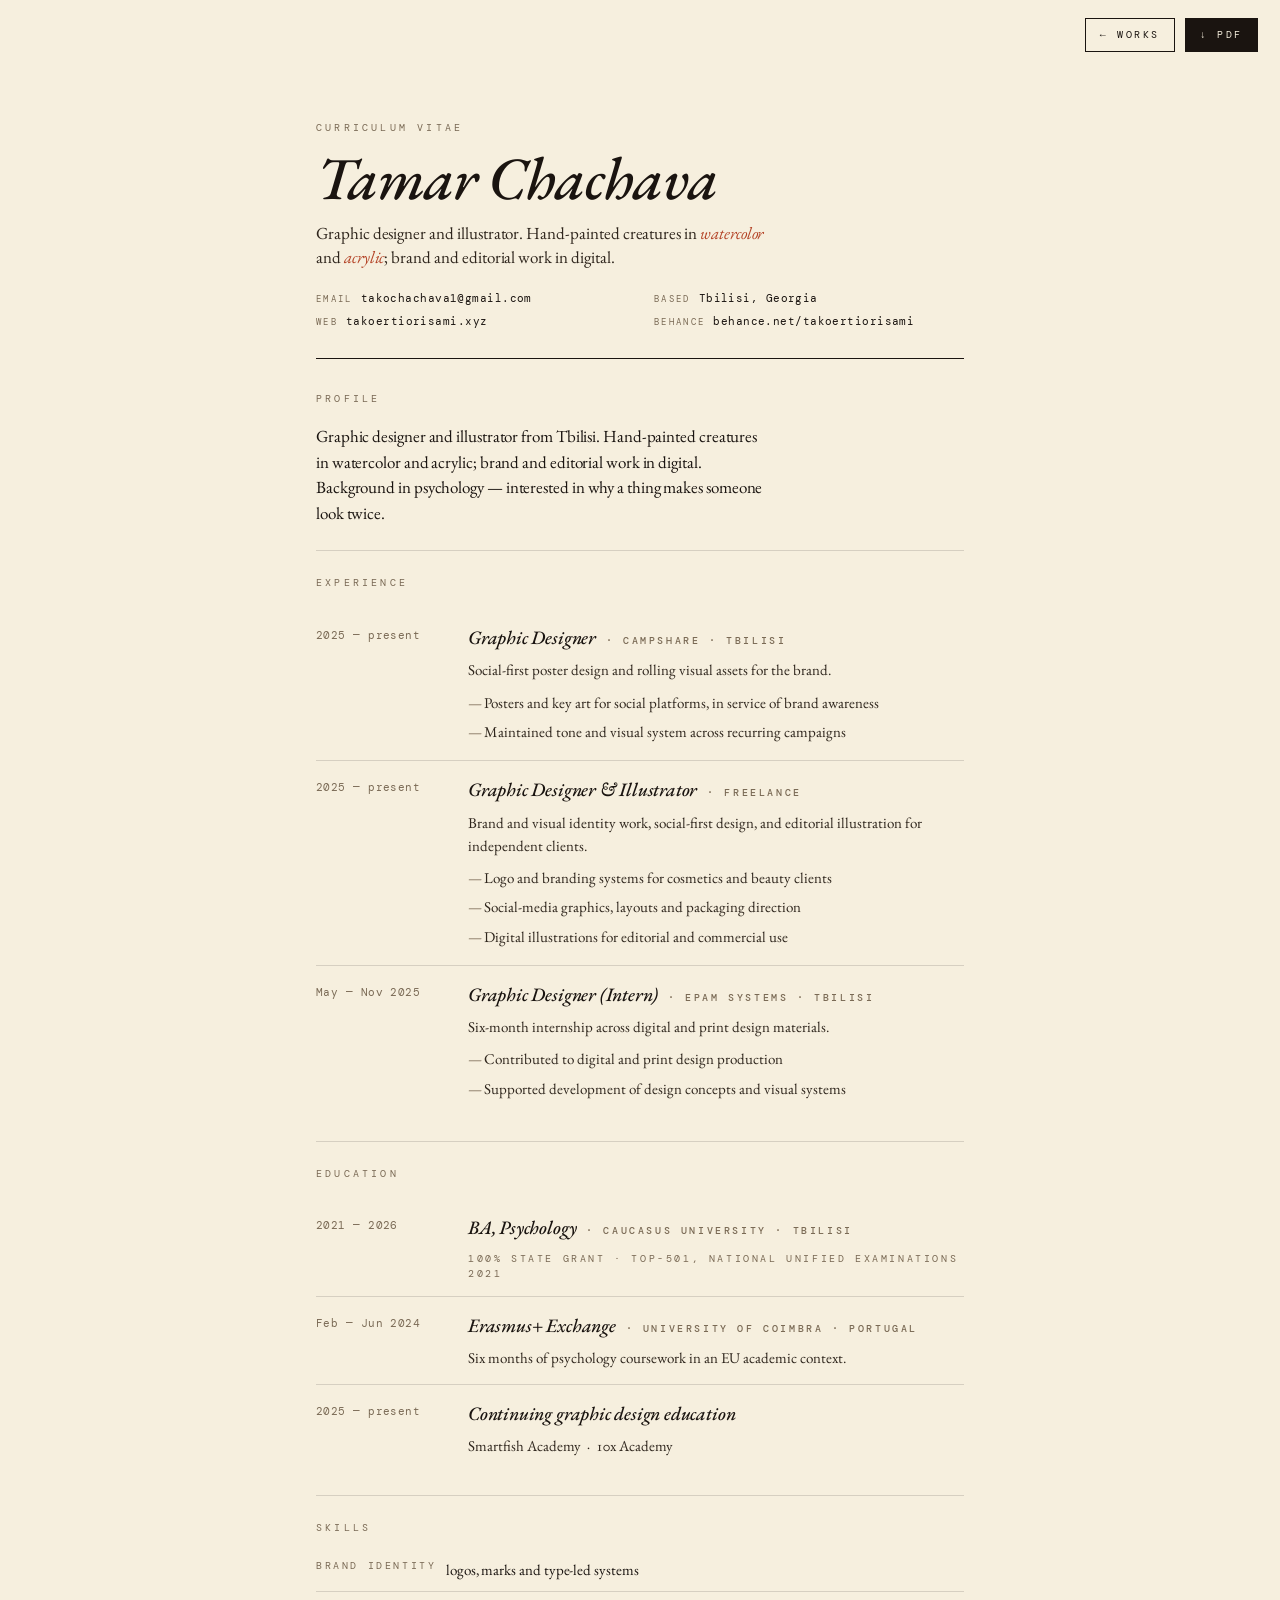
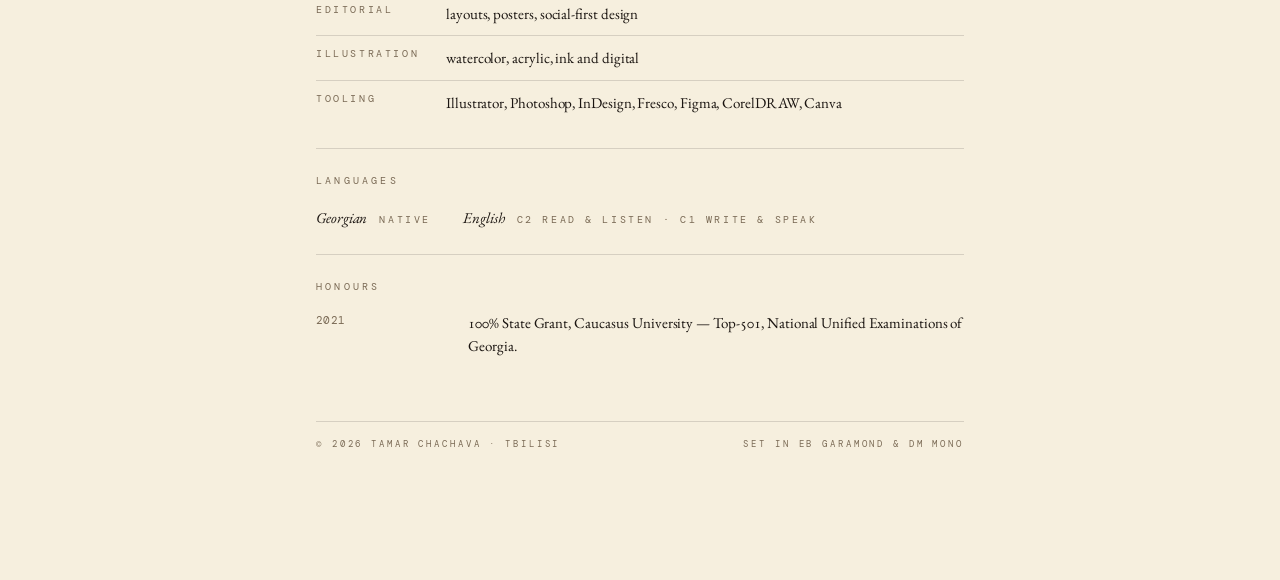
<file: cv.html>
<!doctype html>
<html lang="en">
<head>
  <meta charset="utf-8" />
  <meta name="viewport" content="width=device-width, initial-scale=1" />

  <title>Tamar Chachava — CV · Graphic designer & illustrator</title>
  <meta name="description" content="Curriculum vitae for Tamar Chachava — graphic designer and illustrator based in Tbilisi, Georgia." />
  <meta name="author" content="Tamar Chachava" />
  <link rel="canonical" href="https://takoertiorisami.xyz/cv.html" />

  <meta property="og:title" content="CV — Tamar Chachava" />
  <meta property="og:description" content="Graphic designer & illustrator from Tbilisi, Georgia." />
  <meta property="og:type" content="profile" />
  <meta property="og:url" content="https://takoertiorisami.xyz/cv.html" />

  <script type="application/ld+json">
  {
    "@context": "https://schema.org",
    "@type": "Person",
    "name": "Tamar Chachava",
    "givenName": "Tamar",
    "familyName": "Chachava",
    "additionalName": "Tako",
    "alternateName": ["Tako", "Tako Chachava", "თამარ ჩაჩავა", "თაკო ჩაჩავა", "თაკო ერთიორისამი", "Tako Ertiorisami", "Chachava Tamar"],
    "jobTitle": ["Graphic Designer", "Illustrator", "Artist"],
    "description": "Graphic designer and illustrator from Tbilisi, Georgia. Hand-painted creatures in watercolor and acrylic; brand and editorial work in digital.",
    "url": "https://takoertiorisami.xyz/cv.html",
    "email": "mailto:takochachava1@gmail.com",
    "nationality": { "@type": "Country", "name": "Georgia" },
    "homeLocation": { "@type": "Place", "name": "Tbilisi, Georgia" },
    "alumniOf": [
      { "@type": "CollegeOrUniversity", "name": "Caucasus University" },
      { "@type": "CollegeOrUniversity", "name": "University of Coimbra" }
    ],
    "worksFor": [
      { "@type": "Organization", "name": "Campshare" }
    ],
    "knowsLanguage": ["ka", "en"],
    "knowsAbout": ["graphic design", "illustration", "brand identity", "watercolor", "acrylic", "character design", "editorial design"],
    "identifier": [
      { "@type": "PropertyValue", "propertyID": "Wikidata", "value": "Q139564786" }
    ],
    "sameAs": [
      "https://www.wikidata.org/wiki/Q139564786",
      "https://www.behance.net/takoertiorisami",
      "https://takoertiorisami.xyz/",
      "https://takoertiorisami.xyz/about.html"
    ]
  }
  </script>

  <link rel="icon" type="image/svg+xml" href="assets/favicon.svg?v=20260511" />
  <link rel="preconnect" href="https://fonts.googleapis.com" />
  <link rel="preconnect" href="https://fonts.gstatic.com" crossorigin />
  <link href="https://fonts.googleapis.com/css2?family=EB+Garamond:ital,wght@0,400;0,500;0,600;1,400;1,500&family=DM+Mono:wght@300;400;500&display=swap" rel="stylesheet" />

  <style>
    /* ── tokens ── */
    :root {
      --paper:    #f6efde;
      --paper-2:  #efe6cd;
      --ink:      #1a1410;
      --ink-2:    #2f261d;
      --ink-3:    #50402f;
      --ink-mute: #7a6a55;
      --accent:   #b34225;
      --rule:     rgba(26, 20, 16, .14);

      --serif: "EB Garamond", "Times New Roman", serif;
      --mono:  "DM Mono", "Courier New", monospace;
    }

    /* ── reset ── */
    *, *::before, *::after { box-sizing: border-box; margin: 0; padding: 0; }
    html { -webkit-text-size-adjust: 100%; }
    a { color: inherit; text-decoration: none; }
    a:hover { color: var(--accent); }

    /* ── base ── */
    body {
      font-family: var(--serif);
      color: var(--ink);
      background: var(--paper);
      font-size: 15px;
      line-height: 1.55;
      font-feature-settings: "kern", "liga", "onum";
      -webkit-font-smoothing: antialiased;
      text-rendering: optimizeLegibility;
      padding: 56px 28px;
      min-height: 100vh;
    }
    ::selection { background: var(--ink); color: var(--paper); }

    /* ── page ── */
    .page {
      position: relative;
      max-width: 760px;
      margin: 0 auto;
      padding: 64px 56px 72px;
      background: var(--paper);
    }

    /* ── floating actions (hidden on print) ── */
    .actions {
      position: fixed;
      top: 18px; right: 22px;
      display: flex; gap: 10px;
      z-index: 50;
    }
    .actions a, .actions button {
      font-family: var(--mono);
      font-size: 10px;
      letter-spacing: .26em;
      text-transform: uppercase;
      padding: 8px 14px;
      background: transparent;
      border: 1px solid var(--ink);
      border-radius: 0;
      color: var(--ink);
      cursor: pointer;
      transition: background .15s, color .15s;
    }
    .actions a:hover, .actions button:hover {
      background: var(--ink);
      color: var(--paper);
    }
    .actions .pdf {
      background: var(--ink);
      color: var(--paper);
    }
    .actions .pdf:hover {
      background: var(--paper);
      color: var(--ink);
    }

    /* ── header ── */
    .head {
      display: grid;
      gap: 14px;
      padding-bottom: 28px;
      border-bottom: 1px solid var(--ink);
      margin-bottom: 32px;
    }
    .head .kicker {
      font-family: var(--mono);
      font-size: 10px;
      letter-spacing: .32em;
      text-transform: uppercase;
      color: var(--ink-mute);
    }
    h1.name {
      font-family: var(--serif);
      font-style: italic;
      font-weight: 500;
      font-size: clamp(40px, 7vw, 60px);
      line-height: .95;
      letter-spacing: -.018em;
      color: var(--ink);
    }
    .role {
      font-family: var(--serif);
      font-size: 17px;
      line-height: 1.45;
      color: var(--ink-2);
      letter-spacing: -.003em;
      max-width: 56ch;
    }
    .role em {
      font-style: italic;
      color: var(--accent);
    }

    .contact {
      display: grid;
      grid-template-columns: 1fr 1fr;
      gap: 6px 28px;
      font-family: var(--mono);
      font-size: 11px;
      letter-spacing: .04em;
      color: var(--ink);
      margin-top: 6px;
    }
    .contact a { border-bottom: 1px solid transparent; }
    .contact a:hover { border-bottom-color: var(--ink); color: var(--ink); }
    .contact .label {
      color: var(--ink-mute);
      text-transform: uppercase;
      letter-spacing: .26em;
      font-size: 9px;
      margin-right: 8px;
    }
    @media (max-width: 520px) {
      .contact { grid-template-columns: 1fr; }
    }

    /* ── sections ── */
    section {
      padding: 24px 0;
      border-top: 1px solid var(--rule);
    }
    section:first-of-type { border-top: 0; padding-top: 0; }

    h2 {
      font-family: var(--mono);
      font-size: 10px;
      letter-spacing: .32em;
      text-transform: uppercase;
      color: var(--ink-mute);
      margin-bottom: 18px;
      font-weight: 400;
    }

    /* ── about paragraph ── */
    .about {
      font-family: var(--serif);
      font-size: 17px;
      line-height: 1.5;
      letter-spacing: -.005em;
      color: var(--ink);
      max-width: 56ch;
    }

    /* ── experience / education entries ── */
    .entry {
      display: grid;
      grid-template-columns: 130px 1fr;
      gap: 22px;
      padding: 14px 0;
    }
    .entry + .entry { border-top: 1px solid var(--rule); }

    .entry-when {
      font-family: var(--mono);
      font-size: 11px;
      letter-spacing: .04em;
      color: var(--ink-mute);
      padding-top: 4px;
    }
    .entry-body h3 {
      font-family: var(--serif);
      font-style: italic;
      font-weight: 500;
      font-size: 19px;
      letter-spacing: -.01em;
      color: var(--ink);
      margin-bottom: 6px;
    }
    .entry-body h3 .at {
      font-style: normal;
      font-family: var(--mono);
      font-size: 10px;
      letter-spacing: .26em;
      text-transform: uppercase;
      color: var(--ink-mute);
      margin-left: 6px;
    }
    .entry-body p,
    .entry-body ul {
      font-family: var(--serif);
      font-size: 15px;
      line-height: 1.55;
      color: var(--ink-2);
    }
    .entry-body ul { list-style: none; padding-left: 0; margin-top: 6px; }
    .entry-body li {
      padding: 3px 0 3px 16px;
      position: relative;
    }
    .entry-body li::before {
      content: "—";
      position: absolute; left: 0; top: 3px;
      color: var(--ink-mute);
      font-family: var(--serif);
    }
    .entry-body .note {
      font-family: var(--mono);
      font-size: 10px;
      letter-spacing: .26em;
      text-transform: uppercase;
      color: var(--ink-mute);
      margin-top: 8px;
    }

    @media (max-width: 520px) {
      .entry { grid-template-columns: 1fr; gap: 4px; }
    }

    /* ── skills table ── */
    .skills {
      display: grid;
      grid-template-columns: 130px 1fr;
      gap: 0;
    }
    .skills > * { padding: 10px 0; border-top: 1px solid var(--rule); }
    .skills > *:nth-child(1), .skills > *:nth-child(2) { border-top: 0; padding-top: 4px; }
    .skills dt {
      font-family: var(--mono);
      font-size: 10px;
      letter-spacing: .26em;
      text-transform: uppercase;
      color: var(--ink-mute);
    }
    .skills dd {
      font-family: var(--serif);
      font-size: 15px;
      letter-spacing: -.005em;
      color: var(--ink);
    }
    @media (max-width: 520px) {
      .skills { grid-template-columns: 1fr; }
      .skills > *:nth-child(2) { padding-top: 0; }
    }

    /* ── language strip ── */
    .langs {
      display: flex;
      flex-wrap: wrap;
      gap: 14px 32px;
      font-family: var(--serif);
      font-size: 15px;
    }
    .langs > div {
      display: flex;
      gap: 12px;
      align-items: baseline;
    }
    .langs .lang {
      font-style: italic;
      letter-spacing: -.005em;
    }
    .langs .level {
      font-family: var(--mono);
      font-size: 10px;
      letter-spacing: .26em;
      text-transform: uppercase;
      color: var(--ink-mute);
    }

    /* ── honours line ── */
    .honour {
      display: grid;
      grid-template-columns: 130px 1fr;
      gap: 22px;
    }
    .honour-when {
      font-family: var(--mono);
      font-size: 11px;
      letter-spacing: .04em;
      color: var(--ink-mute);
    }
    .honour-body {
      font-family: var(--serif);
      font-size: 15px;
      line-height: 1.5;
      letter-spacing: -.003em;
      color: var(--ink);
    }
    @media (max-width: 520px) {
      .honour { grid-template-columns: 1fr; }
    }

    /* ── colophon ── */
    .colophon {
      margin-top: 40px;
      padding-top: 16px;
      border-top: 1px solid var(--rule);
      display: flex;
      justify-content: space-between;
      gap: 16px;
      font-family: var(--mono);
      font-size: 9px;
      letter-spacing: .32em;
      text-transform: uppercase;
      color: var(--ink-mute);
    }
    @media (max-width: 520px) {
      .colophon { flex-direction: column; }
    }

    /* ──────────────────────────────────────────────
       PRINT — A4, ink-friendly, hide chrome
       ────────────────────────────────────────────── */
    @page { size: A4; margin: 16mm; }

    @media print {
      body {
        background: #ffffff !important;
        padding: 0 !important;
        font-size: 11pt;
      }
      .actions { display: none !important; }
      .page {
        max-width: 100% !important;
        margin: 0 !important;
        padding: 0 !important;
        background: transparent !important;
      }
      h1.name { font-size: 30pt !important; }
      .role { font-size: 12.5pt; }
      .contact { font-size: 9pt; }
      .about { font-size: 11pt; }
      .entry-body h3 { font-size: 12.5pt; }
      .entry-body p, .entry-body ul, .entry-body li { font-size: 10.5pt; }
      .skills dd { font-size: 10.5pt; }
      .honour-body { font-size: 10.5pt; }
      a { text-decoration: none; }
      section { break-inside: avoid; }
      .entry { break-inside: avoid; }
    }
  </style>
</head>
<body>

  <!-- floating actions (hidden when printing) -->
  <nav class="actions" aria-label="Actions">
    <a href="index.html" title="Back to works">← Works</a>
    <button class="pdf" type="button" id="downloadPdf" title="Save as PDF">↓ PDF</button>
  </nav>

  <main class="page">

    <header class="head">
      <p class="kicker">Curriculum Vitae</p>
      <h1 class="name">Tamar Chachava</h1>
      <p class="role">Graphic designer and illustrator. Hand-painted creatures in <em>watercolor</em> and <em>acrylic</em>; brand and editorial work in digital.</p>

      <div class="contact" aria-label="Contact">
        <div><span class="label">Email</span><a href="mailto:takochachava1@gmail.com">takochachava1@gmail.com</a></div>
        <div><span class="label">Based</span>Tbilisi, Georgia</div>
        <div><span class="label">Web</span><a href="https://takoertiorisami.xyz" target="_blank" rel="noopener">takoertiorisami.xyz</a></div>
        <div><span class="label">Behance</span><a href="https://www.behance.net/takoertiorisami" target="_blank" rel="noopener">behance.net/takoertiorisami</a></div>
      </div>
    </header>

    <section aria-labelledby="h-about">
      <h2 id="h-about">Profile</h2>
      <p class="about">Graphic designer and illustrator from Tbilisi. Hand-painted creatures in watercolor and acrylic; brand and editorial work in digital. Background in psychology — interested in why a thing makes someone look twice.</p>
    </section>

    <section aria-labelledby="h-exp">
      <h2 id="h-exp">Experience</h2>

      <div class="entry">
        <div class="entry-when">2025 — present</div>
        <div class="entry-body">
          <h3>Graphic Designer <span class="at">· Campshare · Tbilisi</span></h3>
          <p>Social-first poster design and rolling visual assets for the brand.</p>
          <ul>
            <li>Posters and key art for social platforms, in service of brand awareness</li>
            <li>Maintained tone and visual system across recurring campaigns</li>
          </ul>
        </div>
      </div>

      <div class="entry">
        <div class="entry-when">2025 — present</div>
        <div class="entry-body">
          <h3>Graphic Designer &amp; Illustrator <span class="at">· Freelance</span></h3>
          <p>Brand and visual identity work, social-first design, and editorial illustration for independent clients.</p>
          <ul>
            <li>Logo and branding systems for cosmetics and beauty clients</li>
            <li>Social-media graphics, layouts and packaging direction</li>
            <li>Digital illustrations for editorial and commercial use</li>
          </ul>
        </div>
      </div>

      <div class="entry">
        <div class="entry-when">May — Nov 2025</div>
        <div class="entry-body">
          <h3>Graphic Designer (Intern) <span class="at">· EPAM Systems · Tbilisi</span></h3>
          <p>Six-month internship across digital and print design materials.</p>
          <ul>
            <li>Contributed to digital and print design production</li>
            <li>Supported development of design concepts and visual systems</li>
          </ul>
        </div>
      </div>
    </section>

    <section aria-labelledby="h-edu">
      <h2 id="h-edu">Education</h2>

      <div class="entry">
        <div class="entry-when">2021 — 2026</div>
        <div class="entry-body">
          <h3>BA, Psychology <span class="at">· Caucasus University · Tbilisi</span></h3>
          <p class="note">100% State Grant · Top-501, National Unified Examinations 2021</p>
        </div>
      </div>

      <div class="entry">
        <div class="entry-when">Feb — Jun 2024</div>
        <div class="entry-body">
          <h3>Erasmus+ Exchange <span class="at">· University of Coimbra · Portugal</span></h3>
          <p>Six months of psychology coursework in an EU academic context.</p>
        </div>
      </div>

      <div class="entry">
        <div class="entry-when">2025 — present</div>
        <div class="entry-body">
          <h3>Continuing graphic design education</h3>
          <p>Smartfish Academy &nbsp;·&nbsp; 10x Academy</p>
        </div>
      </div>
    </section>

    <section aria-labelledby="h-skills">
      <h2 id="h-skills">Skills</h2>
      <dl class="skills">
        <dt>Brand identity</dt><dd>logos, marks and type-led systems</dd>
        <dt>Editorial</dt><dd>layouts, posters, social-first design</dd>
        <dt>Illustration</dt><dd>watercolor, acrylic, ink and digital</dd>
        <dt>Tooling</dt><dd>Illustrator, Photoshop, InDesign, Fresco, Figma, CorelDRAW, Canva</dd>
      </dl>
    </section>

    <section aria-labelledby="h-langs">
      <h2 id="h-langs">Languages</h2>
      <div class="langs">
        <div><span class="lang">Georgian</span><span class="level">Native</span></div>
        <div><span class="lang">English</span><span class="level">C2 read &amp; listen · C1 write &amp; speak</span></div>
      </div>
    </section>

    <section aria-labelledby="h-honours">
      <h2 id="h-honours">Honours</h2>
      <div class="honour">
        <div class="honour-when">2021</div>
        <div class="honour-body">100% State Grant, Caucasus University &mdash; Top-501, National Unified Examinations of Georgia.</div>
      </div>
    </section>

    <footer class="colophon">
      <span>© 2026 Tamar Chachava · Tbilisi</span>
      <span>Set in EB Garamond &amp; DM Mono</span>
    </footer>
  </main>

  <script>
    document.getElementById("downloadPdf").addEventListener("click", () => window.print());
  </script>
</body>
</html>
</file>
